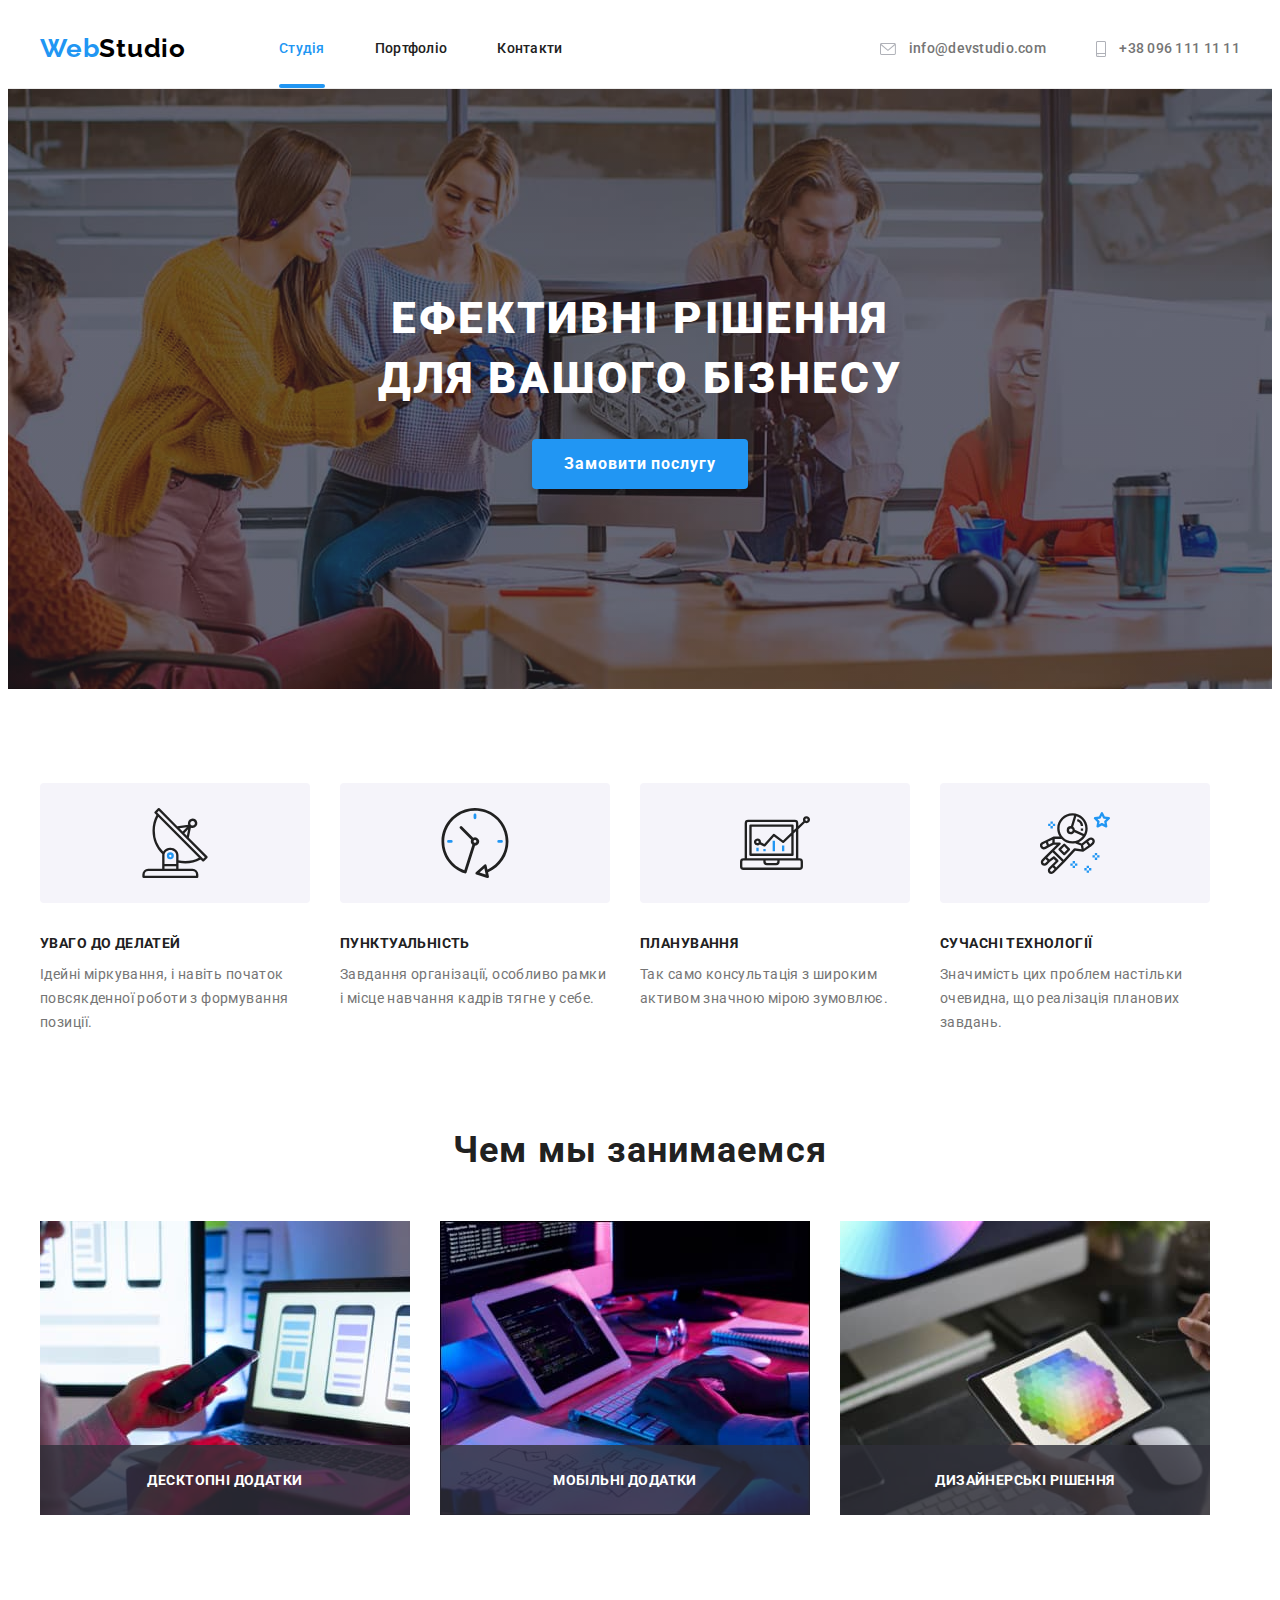
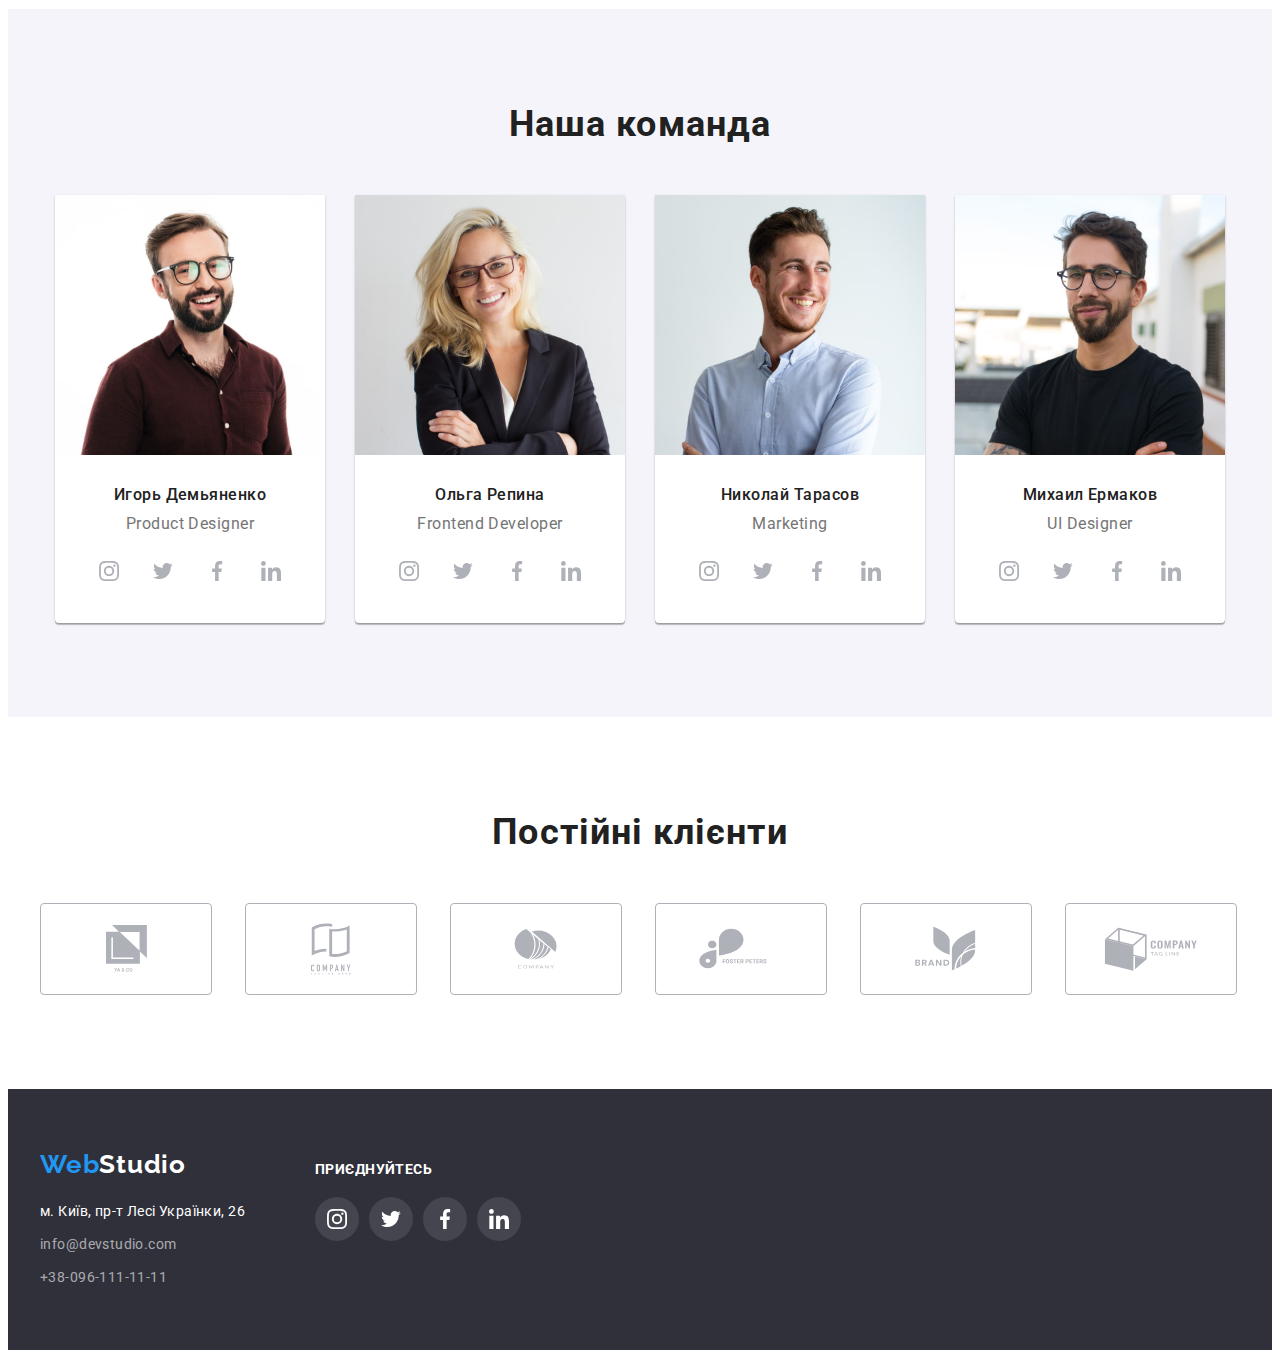
<file: index.html>
<!DOCTYPE html>
<html lang="ru">

<head>
    <meta charset="UTF-8">
    <meta http-equiv="X-UA-Compatible" content="IE=edge">
    <meta name="viewport" content="width=device-width, initial-scale=1.0">
    <link rel="preconnect" href="https://fonts.googleapis.com">
    <link rel="preconnect" href="https://fonts.gstatic.com" crossorigin>
    <link
        href="https://fonts.googleapis.com/css2?family=Raleway:wght@700&family=Roboto:wght@400;500;700;900&display=swap"
        rel="stylesheet">
    <link rel="stylesheet" href="https://cdnjs.cloudflare.com/ajax/libs/modern-normalize/1.1.0/modern-normalize.min.css"
        integrity="sha512-wpPYUAdjBVSE4KJnH1VR1HeZfpl1ub8YT/NKx4PuQ5NmX2tKuGu6U/JRp5y+Y8XG2tV+wKQpNHVUX03MfMFn9Q=="
        crossorigin="anonymous" referrerpolicy="no-referrer" />
    <link rel="stylesheet" href="./css/style.css">
    <title>Студия</title>
</head>

<body>
    <header class="line">
        <div class="container addres-nav">
            <nav class="main-nav">
                <a class="main-logo" href="/">
                    <span class="web-blue">Web</span><span class="logo-black">Studio</span>
                </a>
                <ul class="head-list">
                    <li class="item">
                        <a class="link current" href="index.html">Студія</a>
                    </li>
                    <li class="item">
                        <a class="link" href="portfolio.html">Портфоліо

                        </a>
                    </li>
                    <li class="item">
                        <a class="link" href="">Контакти

                        </a>
                    </li>
                </ul>
            </nav>
            <ul class="head-info">
                <li class="head-item">
                    <a class="info mail" href="mailto:info@devstudio.com">
                        <svg class="icon-mail" width="16" height="12">
                            <use href="./img/symbol-defs.svg#icon-envelope"></use>
                        </svg>
                        info@devstudio.com

                    </a>
                </li>
                <li class="head-item">
                    <a class="info tel" href="tel:+380961111111">
                        <svg class="icon-tel" width="10" height="16">
                            <use href="./img/symbol-defs.svg#icon-smartphone"></use>
                        </svg>
                        +38 096 111 11 11
                    </a>
                </li>
            </ul>
        </div>
    </header>
    <main class="main-content">
        <section class="hero">

            <div class="container">
                <h1>Ефективні рішення<br> для вашого бізнесу</h1>
                <button data-modal-open class="button" type="button">Замовити послугу</button>

                <div class="backdrop is-hidden" data-modal>
                    <div class="modal">
                        <button class="close" data-modal-close>
                            <svg class="icon-close" width="18" height="18">
                                <use href="./img/symbol-defs.svg#icon-close-black">

                                </use>
                            </svg>
                        </button>
                    </div>
                </div>
            </div>

        </section>

        <section class="solid">
            <div class="container">
                <h2 class="hide">Наши преимущества</h2>
                <ul class="about">
                    <li class="about-us">
                        <div class="thumb">
                            <svg class="icon-bfn">
                                <use href="./img/symbol-defs.svg#icon-antenna">

                                </use>
                            </svg>
                        </div>
                        <h3 class="benefits">Уваго до делатей</h3>
                        <p class="text">Ідейні міркування, і навіть
                            початок повсякденної роботи з формування позиції.
                        </p>
                    </li>
                    <li class="about-us">
                        <div class="thumb">
                            <svg class="icon-bfn">
                                <use href="./img/symbol-defs.svg#icon-clock">

                                </use>
                            </svg>
                        </div>
                        <h3 class="benefits">Пунктуальність</h3>
                        <p class="text">
                            Завдання організації, особливо рамки і
                            місце навчання кадрів тягне у себе.
                        </p>
                    </li>
                    <li class="about-us">
                        <div class="thumb">
                            <svg class="icon-bfn">
                                <use href="./img/symbol-defs.svg#icon-diagram">

                                </use>
                            </svg>
                        </div>
                        <h3 class="benefits">Планування</h3>
                        <p class="text">Так само консультація з широким
                            активом значною мірою зумовлює.
                        </p>
                    </li>
                    <li class="about-us">
                        <div class="thumb">
                            <svg class="icon-bfn">
                                <use href="./img/symbol-defs.svg#icon-astronaut">

                                </use>
                            </svg>
                        </div>
                        <h3 class="benefits">Сучасні технології</h3>
                        <p class="text">Значимість цих проблем настільки очевидна,
                            що реалізація планових завдань.
                        </p>
                    </li>
                </ul>
            </div>
        </section>


        <section class="affair">
            <div class="container">
                <h2 class="team-head">
                    Чем мы занимаемся
                </h2>
                <div class="corect">
                    <ul class="picture">
                        <li class="photo">

                            <img class="triple-picture" src="./img/box-2-min.jpg" alt="Примеры работ" width="370">
                            <div class="overlay">
                                <p class="over-text">Десктопні додатки </p>
                            </div>
                        </li>
                        <li class="photo">

                            <img class="triple-picture" src="./img/box-1-min.jpg" alt="Примеры работ" width="370">
                            <div class="overlay">
                                <p class="over-text">Мобільні додатки</p>
                            </div>
                        </li>
                        <li class="photo">

                            <img class="triple-picture" src="./img/box-3-min.jpg" alt="Примеры работ" width="370">
                            <div class="overlay">
                                <p class="over-text">Дизайнерські рішення</p>
                            </div>
                        </li>
                    </ul>
                </div>
            </div>
        </section>


        <section class="our-team">
            <div class="container guy">
                <h2 class="team-head">Наша команда</h2>
                <ul class="team">
                    <li class="info">
                        <img src="./img/first-guy.jpg" alt="Игорь Демьяненко" width="270" class="our-think">
                        <div class="team-between">
                            <h3 class="names">Игорь Демьяненко</h3>
                            <p class="post">Product Designer</p>
                            <div class="just-cont">
                                <ul class="icon-flex-mess">
                                    <li class="icon-team">
                                        <a href="" class="icon-mess">
                                            <svg class="icon-item" width="20" height="20">
                                                <use href="./img/symbol-defs.svg#icon-instagram"></use>
                                            </svg>

                                        </a>
                                    </li>
                                    <li class="icon-team">
                                        <a href="" class="icon-mess">
                                            <svg class="icon-item" width="20" height="20">
                                                <use href="./img/symbol-defs.svg#icon-twitter"></use>
                                            </svg>
                                        </a>
                                    </li>
                                    <li class="icon-team">
                                        <a href="" class="icon-mess">
                                            <svg class="icon-item" width="20" height="20">
                                                <use href="./img/symbol-defs.svg#icon-facebook"></use>
                                            </svg>
                                        </a>
                                    </li>
                                    <li class="icon-team">
                                        <a href="" class="icon-mess">
                                            <svg class="icon-item" width="20" height="20">
                                                <use href="./img/symbol-defs.svg#icon-linkedin"></use>
                                            </svg>
                                        </a>
                                    </li>
                                </ul>
                            </div>
                        </div>
                    </li>
                    <li class="info">
                        <img src="./img/girl.jpg" alt="Ольга Репина" width="270" class="our-think">
                        <div class="team-between">
                            <h3 class="names">Ольга Репина</h3>
                            <p class="post">Frontend Developer</p>
                            <div class="just-cont">
                                <ul class="icon-flex-mess">
                                    <li class="icon-team">
                                        <a href="" class="icon-mess">
                                            <svg class="icon-item" width="20" height="20">
                                                <use href="./img/symbol-defs.svg#icon-instagram"></use>
                                            </svg>
                                        </a>
                                    </li>
                                    <li class="icon-team">
                                        <a href="" class="icon-mess">
                                            <svg class="icon-item" width="20" height="20">
                                                <use href="./img/symbol-defs.svg#icon-twitter"></use>
                                            </svg>
                                        </a>
                                    </li>
                                    <li class="icon-team">
                                        <a href="" class="icon-mess">
                                            <svg class="icon-item" width="20" height="20">
                                                <use href="./img/symbol-defs.svg#icon-facebook"></use>
                                            </svg>
                                        </a>
                                    </li>
                                    <li class="icon-team">
                                        <a href="" class="icon-mess">
                                            <svg class="icon-item" width="20" height="20">
                                                <use href="./img/symbol-defs.svg#icon-linkedin"></use>
                                            </svg>
                                        </a>
                                    </li>
                                </ul>
                            </div>
                        </div>
                    </li>
                    <li class="info">
                        <img src="./img/second-guy.jpg" alt="Николай Тарасов" width="270" class="our-think">
                        <div class="team-between">
                            <h3 class="names">Николай Тарасов</h3>
                            <p class="post">Marketing</p>
                            <div class="just-cont">
                                <ul class="icon-flex-mess">
                                    <li class="icon-team">
                                        <a href="" class="icon-mess">
                                            <svg class="icon-item" width="20" height="20">
                                                <use href="./img/symbol-defs.svg#icon-instagram"></use>
                                            </svg>
                                        </a>
                                    </li>
                                    <li class="icon-team">
                                        <a href="" class="icon-mess">
                                            <svg class="icon-item" width="20" height="20">
                                                <use href="./img/symbol-defs.svg#icon-twitter"></use>
                                            </svg>
                                        </a>
                                    </li>
                                    <li class="icon-team">
                                        <a href="" class="icon-mess">
                                            <svg class="icon-item" width="20" height="20">
                                                <use href="./img/symbol-defs.svg#icon-facebook"></use>
                                            </svg>
                                        </a>
                                    </li>
                                    <li class="icon-team">
                                        <a href="" class="icon-mess">
                                            <svg class="icon-item" width="20" height="20">
                                                <use href="./img/symbol-defs.svg#icon-linkedin"></use>
                                            </svg>
                                        </a>
                                    </li>
                                </ul>
                            </div>
                        </div>
                    </li>
                    <li class="info">
                        <img src="./img/third-guy.jpg" alt="Михаил Ермаков" width="270" class="our-think">
                        <div class="team-between">
                            <h3 class="names">Михаил Ермаков</h3>
                            <p class="post">UI Designer</p>
                            <div class="just-cont">
                                <ul class="icon-flex-mess">
                                    <li class="icon-team">
                                        <a href="" class="icon-mess">
                                            <svg class="icon-item" width="20" height="20">
                                                <use href="./img/symbol-defs.svg#icon-instagram"></use>
                                            </svg>
                                        </a>
                                    </li>
                                    <li class="icon-team">
                                        <a href="" class="icon-mess">
                                            <svg class="icon-item" width="20" height="20">
                                                <use href="./img/symbol-defs.svg#icon-twitter"></use>
                                            </svg>
                                        </a>
                                    </li>
                                    <li class="icon-team">
                                        <a href="" class="icon-mess">
                                            <svg class="icon-item" width="20" height="20">
                                                <use href="./img/symbol-defs.svg#icon-facebook"></use>
                                            </svg>
                                        </a>
                                    </li>
                                    <li class="icon-team">
                                        <a href="" class="icon-mess">
                                            <svg class="icon-item" width="20" height="20">
                                                <use href="./img/symbol-defs.svg#icon-linkedin"></use>
                                            </svg>
                                        </a>
                                    </li>
                                </ul>
                            </div>
                        </div>
                    </li>
                </ul>
            </div>
        </section>
        <section class="our-clients">
            <div class="container">
                <h2 class="clients">Постійні клієнти</h2>
                <ul class="icon-flex">

                    <li class="icon-area">
                        <a href="" class="icon-link">
                            <svg class="icon-company" width="41" height="47">
                                <use href="./img/symbol-defs.svg#icon-group"></use>
                            </svg>
                        </a>
                    </li>
                    <li class="icon-area">
                        <a href="" class="icon-link">
                            <svg class="icon-company" width="40" height="52">
                                <use href="./img/symbol-defs.svg#icon-tagline"></use>
                            </svg>
                        </a>
                    </li>
                    <li class="icon-area">
                        <a href="" class="icon-link">
                            <svg class="icon-company" width="43" height="41">
                                <use href="./img/symbol-defs.svg#icon-company"></use>
                            </svg>
                        </a>
                    </li>
                    <li class="icon-area">
                        <a href="" class="icon-link">
                            <svg class="icon-company" width="84" height="41">
                                <use href="./img/symbol-defs.svg#icon-foster-peters"></use>
                            </svg>
                        </a>
                    </li>
                    <li class="icon-area">
                        <a href="" class="icon-link">
                            <svg class="icon-company" width="63" height="45">
                                <use href="./img/symbol-defs.svg#icon-brand"></use>
                            </svg>
                        </a>
                    </li>
                    <li class="icon-area">
                        <a href="" class="icon-link">
                            <svg class="icon-company" width="94" height="44">
                                <use href="./img/symbol-defs.svg#icon-tag-line"></use>
                            </svg>
                        </a>
                    </li>
                </ul>
            </div>
        </section>
    </main>
    <footer class="footer">
        <div class="container">
            <div class="footering">
                <div class="footer-corect">
                    <a class="main-logo" href="/">
                        <span class="web-blue">Web</span><span class="logo-white">Studio</span>
                    </a>
                    <address class="foot">
                        <p class="street">м. Київ, пр-т Лесі Українки, 26</p>
                        <ul>
                            <li class="foot-link"><a class="foot-info"
                                    href="mailto:info@devstudio.com">info@devstudio.com</a></li>
                            <li class="foot-link"><a class="foot-info" href="tel:+380961111111">+38-096-111-11-11</a>
                            </li>
                        </ul>
                    </address>
                </div>
                <div class="connect">
                    <h2 class="foot-h">приєднуйтесь</h2>
                    <ul class="icon-list">

                        <li class="icon-foot-between">
                            <a href="" class="icon-foot">
                                <svg class="icon-think" width="20" height="20">
                                    <use href="./img/symbol-defs.svg#icon-instagram"></use>
                                </svg>
                            </a>
                        </li>
                        <li class="icon-foot-between">
                            <a href="" class="icon-foot">
                                <svg class="icon-think" width="20" height="20">
                                    <use href="./img/symbol-defs.svg#icon-twitter"></use>
                                </svg>
                            </a>
                        </li>
                        <li class="icon-foot-between">
                            <a href="" class="icon-foot">
                                <svg class="icon-think" width="20" height="20">
                                    <use href="./img/symbol-defs.svg#icon-facebook"></use>
                                </svg>
                            </a>
                        </li>
                        <li class="icon-foot-between">
                            <a href="" class="icon-foot">
                                <svg class="icon-think" width="20" height="20">
                                    <use href="./img/symbol-defs.svg#icon-linkedin"></use>
                                </svg>
                            </a>
                        </li>
                    </ul>
                </div>
            </div>
        </div>
    </footer>
    <script src="./js/modal.js"></script>
</body>

</html>
</file>
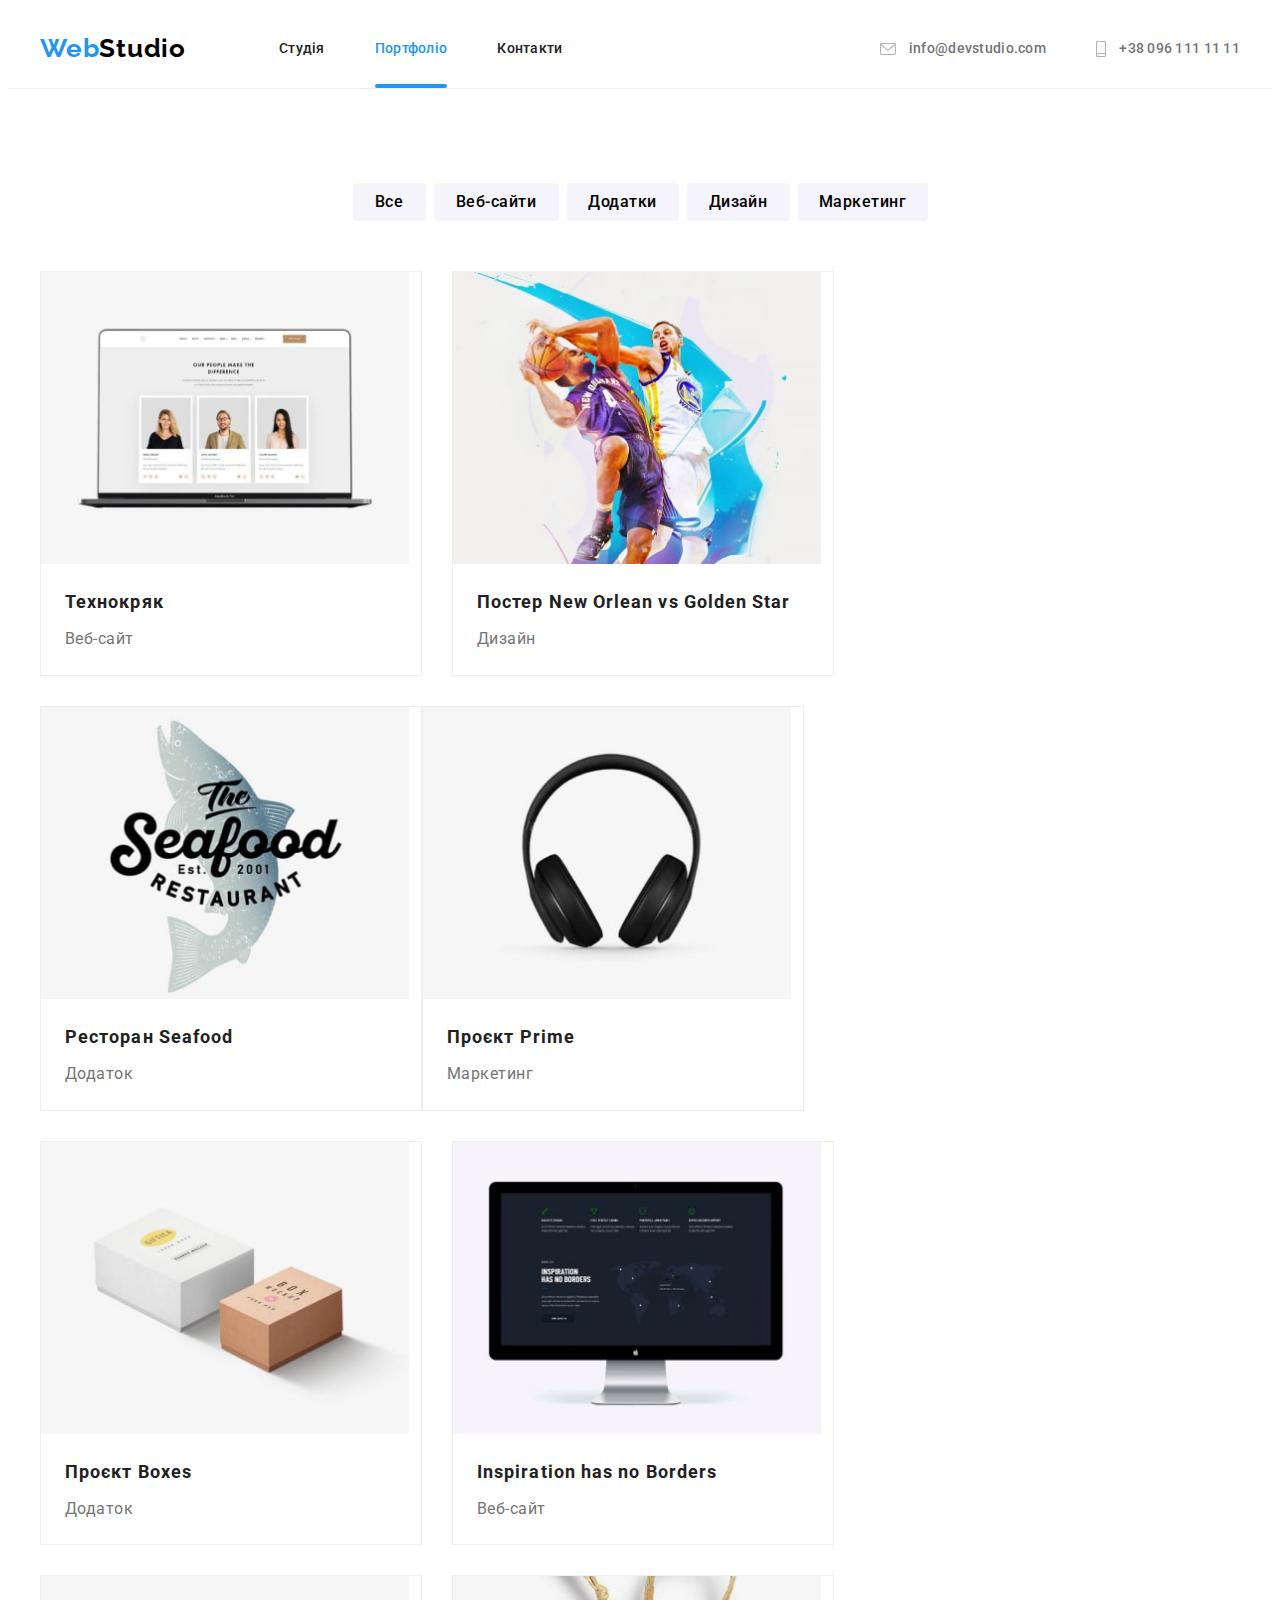
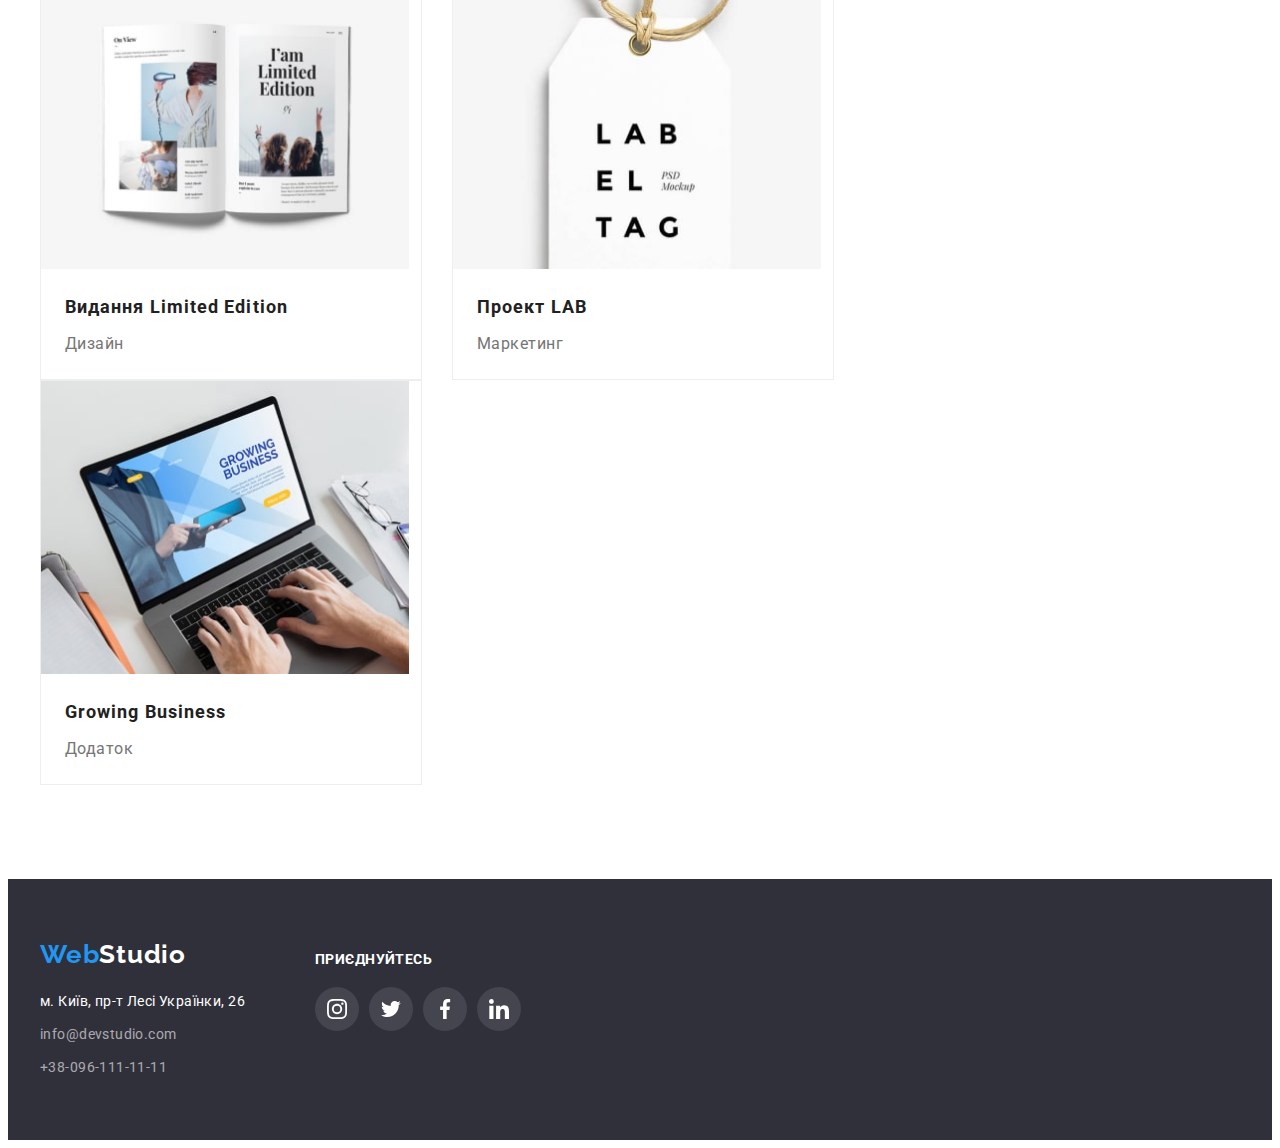
<file: portfolio.html>
<!DOCTYPE html>
<html lang="en">

<head>
    <meta charset="UTF-8">
    <meta http-equiv="X-UA-Compatible" content="IE=edge">
    <meta name="viewport" content="width=device-width, initial-scale=1.0">

    <link rel="preconnect" href="https://fonts.googleapis.com">
    <link rel="preconnect" href="https://fonts.gstatic.com" crossorigin>
    <link
        href="https://fonts.googleapis.com/css2?family=Raleway:wght@700&family=Roboto:wght@400;500;700;900&display=swap"
        rel="stylesheet">

    <link rel="stylesheet" href="https://cdnjs.cloudflare.com/ajax/libs/modern-normalize/1.1.0/modern-normalize.min.css"
        integrity="sha512-wpPYUAdjBVSE4KJnH1VR1HeZfpl1ub8YT/NKx4PuQ5NmX2tKuGu6U/JRp5y+Y8XG2tV+wKQpNHVUX03MfMFn9Q=="
        crossorigin="anonymous" referrerpolicy="no-referrer" />

    <title>Портфолио</title>
    <link rel="stylesheet" href="./css/style.css">
</head>

<body>
    <header class="line">
        <div class="container addres-nav">
            <nav class="main-nav">
                <a class="main-logo" href="/">
                    <span class="web-blue">Web</span><span class="logo-black">Studio</span>
                </a>
                <ul class="head-list">
                    <li class="item"><a class="link" href="index.html">Студія</a></li>
                    <li class="item"><a class="link current" href="portfolio.html">Портфоліо</a></li>
                    <li class="item"><a class="link" href="">Контакти</a></li>
                </ul>
            </nav>
            <ul class="head-info">
                <li class="head-item">
                    <a class="info mail" href="mailto:info@devstudio.com">
                        <svg class="icon-mail" width="16" height="12">
                            <use href="./img/symbol-defs.svg#icon-envelope"></use>
                        </svg>
                        info@devstudio.com
                    </a>
                </li>
                <li class="head-item">
                    <a class="info tel" href="tel:+380961111111">
                        <svg class="icon-tel" width="10" height="16">
                            <use href="./img/symbol-defs.svg#icon-smartphone"></use>
                        </svg>
                        +38 096 111 11 11
                    </a>
                </li>
            </ul>
        </div>
    </header>

    <main>

        <section class="midle">
            <div class="container">
                <ul class="button-port">
                    <li class="btn"><button class="first" type="button"> Все </button></li>
                    <li class="btn"><button class="sec" type="button"> Веб-сайти</button></li>
                    <li class="btn"><button class="thirh" type="button"> Додатки </button></li>
                    <li class="btn"><button class="fourth" type="button"> Дизайн </button></li>
                    <li class="btn"><button class="fifth " type="button"> Mаркетинг</button></li>
                </ul>

                <ul class="pick">
                    <li class="between-photo">
                        <a href="" class="mama">
                            <div class="animation">
                                <img src="./img/port-img-1-min.jpg" width="368" alt="Постер" class="img-shadow">
                                <div class="overlay-photo">
                                    <p class="overlay-photo-text">Ресурс пропонує комплексні пропозиції з різним
                                        рівнем функціоналу та сервісів.
                                        Все це дозволить відвідувачу отримати
                                        вичерпні відомості про компанію чи приватну особу.</p>
                                </div>
                            </div>
                            <div class="menu-cont">
                                <h2 class="photo-name">Технокряк</h2>
                                <p class="text-name">Веб-сайт</p>
                            </div>
                        </a>
                    </li>
                    <li class="between-photo">
                        <a href="" class="mama">
                            <div class="animation">
                                <img src="./img/port-img-2-min.jpg" width="368" alt="Постер" class="img-shadow">
                                <div class="overlay-photo">
                                    <p class="overlay-photo-text">Ресурс пропонує комплексні пропозиції з різним
                                        рівнем функціоналу та сервісів.
                                        Все це дозволить відвідувачу отримати
                                        вичерпні відомості про компанію чи приватну особу.</p>
                                </div>
                            </div>
                            <div class="menu-cont">
                                <h2 class="photo-name">Постер New Orlean vs Golden Star</h2>
                                <p class="text-name">Дизайн</p>
                            </div>
                        </a>
                    </li>
                    <li class="between-photo">
                        <a href="" class="mama">
                            <div class="animation">
                                <img src="./img/port-img-3-min.jpg" width="368" alt="Ресторан сифуд" class="img-shadow">
                                <div class="overlay-photo">
                                    <p class="overlay-photo-text">Ресурс пропонує комплексні пропозиції з різним
                                        рівнем функціоналу та сервісів.
                                        Все це дозволить відвідувачу отримати
                                        вичерпні відомості про компанію чи приватну особу.</p>
                                </div>
                            </div>
                            <div class="menu-cont">
                                <h2 class="photo-name">Ресторан Seafood</h2>
                                <p class="text-name">Додаток</p>
                            </div>
                        </a>
                    </li>
                    <li class="between-photo">
                        <a href="" class="mama">
                            <div class="animation">
                                <img src="./img/port-img-4-min.jpg" width="368" alt="Проєкт прайм" class="img-shadow">
                                <div class="overlay-photo">
                                    <p class="overlay-photo-text">Ресурс пропонує комплексні пропозиції з різним
                                        рівнем функціоналу та сервісів.
                                        Все це дозволить відвідувачу отримати
                                        вичерпні відомості про компанію чи приватну особу.</p>
                                </div>
                            </div>
                            <div class="menu-cont">
                                <h2 class="photo-name">Проєкт Prime</h2>
                                <p class="text-name">Маркетинг</p>
                            </div>
                        </a>
                    </li>
                    <li class="between-photo">
                        <a href="" class="mama">
                            <div class="animation">
                                <img src="./img/port-img-5-min.jpg" width="368" alt="Проєкт бокс" class="img-shadow">
                                <div class="overlay-photo">
                                    <p class="overlay-photo-text">Ресурс пропонує комплексні пропозиції з різним
                                        рівнем функціоналу та сервісів.
                                        Все це дозволить відвідувачу отримати
                                        вичерпні відомості про компанію чи приватну особу.</p>
                                </div>
                            </div>
                            <div class="menu-cont">
                                <h2 class="photo-name">Проєкт Boxes</h2>
                                <p class="text-name">Додаток</p>
                            </div>
                        </a>
                    </li>
                    <li class="between-photo">
                        <a href="" class="mama">
                            <div class="animation">
                                <img src="./img/port-img-6-min.jpg" width="368" alt="Вдохновение не имеет границ"
                                    class="img-shadow">
                                <div class="overlay-photo">
                                    <p class="overlay-photo-text">Ресурс пропонує комплексні пропозиції з різним
                                        рівнем функціоналу та сервісів.
                                        Все це дозволить відвідувачу отримати
                                        вичерпні відомості про компанію чи приватну особу.</p>
                                </div>
                            </div>
                            <div class="menu-cont">
                                <h2 class="photo-name">Inspiration has no Borders</h2>
                                <p class="text-name">Веб-сайт</p>
                            </div>
                        </a>
                    </li>
                    <li class="between-photo">
                        <a href=""  class="mama">
                            <div class="animation">
                                <img src="./img/port-img-7-min.jpg" width="368" alt="Видання лимитед едишн"
                                    class="img-shadow">
                                <div class="overlay-photo">
                                    <p class="overlay-photo-text">Ресурс пропонує комплексні пропозиції з різним
                                        рівнем функціоналу та сервісів.
                                        Все це дозволить відвідувачу отримати
                                        вичерпні відомості про компанію чи приватну особу.</p>
                                </div>
                            </div>
                            <div class="menu-cont">
                                <h2 class="photo-name">Видання Limited Edition</h2>
                                <p class="text-name">Дизайн</p>
                            </div>
                        </a>
                    </li>
                    <li class="between-photo">
                        <a href="" class="mama">
                            <div class="animation">
                                <img src="./img/port-img-8-min.jpg" width="368" alt="Проект лаб" class="img-shadow">
                                <div class="overlay-photo">
                                    <p class="overlay-photo-text">Ресурс пропонує комплексні пропозиції з різним
                                        рівнем функціоналу та сервісів.
                                        Все це дозволить відвідувачу отримати
                                        вичерпні відомості про компанію чи приватну особу.</p>
                                </div>
                            </div>
                            <div class="menu-cont">
                                <h2 class="photo-name">Проект LAB</h2>
                                <p class="text-name">Маркетинг</p>
                            </div>
                        </a>
                    </li>
                    <li class="between-photo">
                        <a href="" class="mama">
                            <div class="animation">
                                <img src="./img/port-img-9-min.jpg" width="368" alt="гроув биз" class="img-shadow">
                                <div class="overlay-photo">
                                    <p class="overlay-photo-text">Ресурс пропонує комплексні пропозиції з різним
                                        рівнем функціоналу та сервісів.
                                        Все це дозволить відвідувачу отримати
                                        вичерпні відомості про компанію чи приватну особу.</p>
                                </div>
                            </div>
                            <div class="menu-cont">
                                <h2 class="photo-name">Growing Business</h2>
                                <p class="text-name">Додаток</p>
                            </div>
                        </a>
                    </li>
                </ul>
            </div>
        </section>
    </main>

    <footer class="footer">
        <div class="container">
            <div class="footering">
                <div class="footer-corect">
                    <a class="main-logo" href="/">
                        <span class="web-blue">Web</span><span class="logo-white">Studio</span>
                    </a>
                    <address class="foot">
                        <p class="street">м. Київ, пр-т Лесі Українки, 26</p>
                        <ul>
                            <li class="foot-link"><a class="foot-info"
                                    href="mailto:info@devstudio.com">info@devstudio.com</a></li>
                            <li class="foot-link"><a class="foot-info" href="tel:+380961111111">+38-096-111-11-11</a>
                            </li>
                        </ul>
                    </address>

                </div>
                <div class="connect">
                    <div>
                        <h2 class="foot-h">приєднуйтесь</h2>
                    </div>
                    <ul class="icon-list">
                        <li class="icon-foot-between">
                            <a href="" class="icon-foot">
                                <svg class="icon-think" width="20" height="20">
                                    <use href="./img/symbol-defs.svg#icon-instagram"></use>
                                </svg>
                            </a>
                        </li>
                        <li class="icon-foot-between">
                            <a href="" class="icon-foot">
                                <svg class="icon-think" width="20" height="20">
                                    <use href="./img/symbol-defs.svg#icon-twitter"></use>
                                </svg>
                            </a>
                        </li>
                        <li class="icon-foot-between">
                            <a href="" class="icon-foot">
                                <svg class="icon-think" width="20" height="20">
                                    <use href="./img/symbol-defs.svg#icon-facebook"></use>
                                </svg>
                            </a>
                        </li>
                        <li class="icon-foot-between">
                            <a href="" class="icon-foot">
                                <svg class="icon-think" width="20" height="20">
                                    <use href="./img/symbol-defs.svg#icon-linkedin"></use>
                                </svg>
                            </a>
                        </li>
                    </ul>
                </div>
            </div>
        </div>
    </footer>

</body>

</html>
</file>
<file: css/style.css>
body {
  color: var(--main-color-text);
  font-family: "Roboto", sans-serif;
}
:root {
  --logo-color-black: rgba(0, 0, 0, 1);
  --main-color-black: rgba(33, 33, 33, 1);
  --main-color-blue: rgba(33, 150, 243, 1);
  --main-color-white: rgba(255, 255, 255, 1);
  --main-color-text: rgba(117, 117, 117, 1);
  --hero-color: rgba(47, 48, 58, 1);
  --button-color-port: rgba(245, 244, 250, 1);
  --main-color-icon: rgba(175, 177, 184, 1);
}

ul {
  list-style: none;
  padding: 0;
  margin: 0;
}
h1,
h2,
h3,
h4,
h5,
h6 {
  margin: 0;
}
p {
  margin: 0;
}
.line {
  border-bottom: 1px solid #ececec;
  z-index: 1;
}

.container {
  width: 1200px;
  padding: 0px 15px;
  margin: 0 auto;
}

.addres-nav {
  display: flex;
  align-items: center;
}

.main-nav {
  display: flex;
  align-items: center;
}

.head-list {
  display: flex;
  margin-left: 93px;
}

.main-logo {
  text-decoration: none;
  font-family: "Raleway";
  font-weight: 700;
  font-size: 26px;
  line-height: 1.19;
  letter-spacing: 0.03em;
}
.web-blue {
  color: var(--main-color-blue);
}
.logo-black {
  color: var(--logo-color-black);
}

.head-list .link {
  display: block;

  padding: 30px 0;
  margin: 0;

  text-decoration: none;
  color: var(--main-color-black);
  font-weight: 500;
  font-size: 14px;
  line-height: 1.43;
  letter-spacing: 0.02em;

  transition: color 250ms cubic-bezier(0.4, 0, 0.2, 1);
}

.head-list .link.current {
  color: var(--main-color-blue);
  position: relative;
}

.link.current::after {
  content: "";
  position: absolute;
  left: 0;
  bottom: 0;
  display: block;
  width: 100%;
  height: 4px;

  border-radius: 2px;
  background-color: var(--main-color-blue);
}

.head-list .link:hover,
.head-list .link:focus {
  color: var(--main-color-blue);
}

.head-list .item + .item {
  margin-left: 50px;
}

.head-info .head-item:not(:first-child) {
  margin-left: 50px;
}
.head-info {
  display: flex;
  margin-left: auto;
}
.head-info .mail,
.head-info .tel {
  font-family: "Roboto";
  font-weight: 500;
  font-size: 14px;
  line-height: 1.43;
  letter-spacing: 0.02em;
  transition: color 250ms cubic-bezier(0.4, 0, 0.2, 1);
}
.icon-mail,
.icon-tel {
  vertical-align: middle;
  fill: var(--main-color-icon);
  transition: fill 250ms cubic-bezier(0.4, 0, 0.2, 1);
  margin-right: 10px;
}
.info.mail:hover .icon-mail,
.info.mail:focus .icon-mail,
.info.tel:hover .icon-tel,
.info.tel:focus .icon-tel,
.info.mail:hover,
.info.mail:focus,
.info.tel:hover,
.info.tel:focus {
  color: var(--main-color-blue);
  fill: var(--main-color-blue);
}
.head-item:focus .icon-tel,
.head-item:focus .icon-mail {
  fill: var(--main-color-blue);
}

.info {
  /* изза сслыки не наследует цвет из "body" */
  text-decoration: none;

  color: var(--main-color-text);
  background-color: var(--main-color-white);
}
.hero {
  max-width: 1600px;
  max-height: 600px;
  margin-left: auto;
  margin-right: auto;

  background-image: linear-gradient(
      to right,
      rgba(47, 48, 58, 0.4),
      rgba(47, 48, 58, 0.4)
    ),
    url(../img/team.jpg);

  background-size: cover;
  background-position: center;
  background-color: var(--hero-color);
  padding: 200px 0;

  z-index: 1;
}
.hero h1 {
  color: var(--main-color-white);

  font-weight: 900;
  font-size: 44px;
  line-height: 1.36;
  /* or 136% */
  text-align: center;
  letter-spacing: 0.06em;
  text-transform: uppercase;
}
.hero .button {
  border-color: transparent;
  display: block;
  padding: 0;
  height: 50px;
  width: 216px;
  margin-right: auto;
  margin-left: auto;
  margin-top: 30px;

  color: var(--main-color-white);
  background-color: var(--main-color-blue);

  box-shadow: 0px 4px 4px rgba(0, 0, 0, 0.15);
  border-radius: 4px;
  font-family: inherit;
  font-weight: 700;
  font-size: 16px;
  line-height: 1.88;
  /* identical to box height, or 188% */
  text-align: center;
  letter-spacing: 0.06em;

  transition: background-color 250ms cubic-bezier(0.4, 0, 0.2, 1);
}

.backdrop {
  position: fixed;
  z-index: 2;
  top: 0;
  left: 0;
  width: 100%;
  height: 100%;

  background-color: rgba(0, 0, 0, 0.2);

  opacity: 1;
  transition: opacity 250ms cubic-bezier(0.4, 0, 0.2, 1);
}

.backdrop.is-hidden {
  opacity: 0;
  pointer-events: none;
}

.backdrop.is-hidden .modal {
  transform: scale(0.9);

  transform: translate(-50%, -50%);
}

.modal {
  position: absolute;
  top: 50%;
  left: 50%;

  min-width: 530px;
  min-height: 580px;

  background-color: var(--main-color-white);
  background: #ffffff;
  box-shadow: 0px 1px 3px rgba(0, 0, 0, 0.12), 0px 1px 1px rgba(0, 0, 0, 0.14),
    0px 2px 1px rgba(0, 0, 0, 0.2);
  border-radius: 4px;

  transform: translate(-50%, -50%) scale(1);
  transition: transform 250ms cubic-bezier(0.4, 0, 0.2, 1);
}

.close {
  display: flex;
  justify-content: center;
  align-items: center;
  position: absolute;
  top: 0;
  right: 0;
  padding: 0;
  margin-top: 8px;
  margin-right: 8px;
  width: 30px;
  height: 30px;
  border-radius: 50%;

  cursor: pointer;
  background: #ffffff;
  border: 1px solid rgba(0, 0, 0, 0.1);
}

.button:focus {
  color: var(--main-color-white);
  background-color: var(--hero-color);;
}
.button:hover {
  cursor: pointer;
}

.hide {
  display: none;
}

.about {
  display: flex;
}

.about .about-us + .about-us {
  margin-left: 30px;
}
.about-us {
  max-width: 270px;
}
.thumb {
  display: flex;
  align-items: center;
  justify-content: center;

  height: 120px;
  margin-bottom: 30px;

  background: #f5f4fa;
  border-radius: 4px;
}

.icon-bfn {
  width: 70px;
  height: 70px;
}

.solid {
  padding-top: 94px;
}
.benefits {
  color: var(--main-color-black);
  font-weight: 700;
  font-size: 14px;
  line-height: 1.43;
  letter-spacing: 0.03em;
  text-transform: uppercase;
}
.text {
  margin-top: 10px;
  font-size: 14px;
  line-height: 1.71;
  letter-spacing: 0.03em;
}

.affair {
  padding-top: 94px;
  padding-bottom: 94px;
}

.corect {
  margin-top: 50px;
}

.picture {
  display: flex;
  z-index: -1;
}
.picture .photo + .photo {
  margin-left: 30px;
}

.triple-picture {
  display: block;
}

.photo {
  position: relative;
  z-index: 1;
}

.overlay {
  position: absolute;
  z-index: 1;
  left: 0;
  bottom: 0;

  width: 100%;
  height: 70px;

  background: rgba(47, 48, 58, 0.8);
}
.over-text {
  padding: 27px 0;

  font-weight: 700;
  font-size: 14px;
  line-height: 16px;
  text-align: center;
  letter-spacing: 0.03em;
  text-transform: uppercase;

  color: var(--main-color-white);
  opacity: 1;
}
.our-team {
  padding: 94px 0;
  background-color: var(--button-color-port);
}
.team-head {
  color: var(--main-color-black);

  font-weight: 700;
  font-size: 36px;
  line-height: 1.17;
  text-align: center;
  letter-spacing: 0.03em;
}
.team {
  display: flex;
  margin-top: 50px;
  justify-content: center;
}
.team .info + .info {
  margin-left: 30px;
}

.our-think {
  display: block;
}

.our-team .names {
  color: var(--main-color-black);
  font-weight: 500;
  font-size: 16px;
  line-height: 1.19;
  text-align: center;
  /* identical to box height */
  letter-spacing: 0.03em;
}
.our-team .post {
  font-size: 16px;
  line-height: 1.19;
  text-align: center;
  /* identical to box height */
  letter-spacing: 0.03em;
}
.our-team .info {
  box-shadow: 0px 1px 3px rgba(0, 0, 0, 0.12), 0px 1px 1px rgba(0, 0, 0, 0.14),
    0px 2px 1px rgba(0, 0, 0, 0.2);
  border-radius: 0px 0px 4px 4px;
}

.names {
  margin-bottom: 10px;
}

.team-between {
  padding: 30px 0;
}
.icon-flex-mess {
  margin-top: 16px;
  display: flex;
}
.just-cont {
  width: 206px;
  margin-left: auto;
  margin-right: auto;
}
.icon-team {
  display: flex;
  align-items: center;
  justify-content: center;
}
.icon-flex-mess .icon-team + .icon-team {
  margin-left: 10px;
}
.icon-mess {
  display: flex;
  align-items: center;
  justify-content: center;

  width: 44px;
  height: 44px;

  border-radius: 50%;
  transition: background-color 250ms cubic-bezier(0.4, 0, 0.2, 1);
}

.icon-item {
  fill: var(--main-color-icon);
  transition: fill 250ms cubic-bezier(0.4, 0, 0.2, 1);
}

.icon-mess:hover,
.icon-mess:focus {
  background-color: var(--main-color-blue);
}
.icon-mess:hover .icon-item,
.icon-mess:focus .icon-item {
  fill: var(--main-color-white);
}
.midle {
  padding-top: 94px;
  padding-bottom: 94px;
}

.our-clients {
  padding: 94px 0;
}

.clients {
  margin-bottom: 50px;

  color: var(--main-color-black);
  font-weight: 700;
  font-size: 36px;
  line-height: 42px;
  text-align: center;
  letter-spacing: 0.03em;
}

.icon-flex {
  display: flex;
}

.icon-flex .icon-area + .icon-area {
  margin-left: 30px;
}

.icon-area {
  display: flex;
  width: calc((100% - 150px) / 6);
  height: 92px;
}
.icon-company {
  fill: var(--main-color-icon);
  transition: fill 250ms cubic-bezier(0.4, 0, 0.2, 1);
}

.icon-link:hover .icon-company,
.icon-link:focus .icon-company {
  fill: var(--main-color-blue);
}
.icon-link:hover,
.icon-link:focus {
  border: 1px solid var(--main-color-blue);
}

.icon-link {
  width: 170px;
  display: flex;
  align-items: center;
  justify-content: center;

  border: 1px solid #afb1b8;
  border-radius: 4px;
  transition: border 250ms cubic-bezier(0.4, 0, 0.2, 1);
}

.button-port {
  display: flex;
  justify-content: center;
}
.button-port .btn:not(:first-child) {
  margin-left: 8px;
}

.button-port button {
  height: 38px;
  border-radius: 4px;
  border: 0;

  background-color: var(--button-color-port);

  font-family: inherit;
  font-weight: 500;
  font-size: 16px;
  line-height: 1.62;
  text-align: center;
  letter-spacing: 0.03em;

  transition: color 250ms cubic-bezier(0.4, 0, 0.2, 1);
  transition: box-shadow 250ms cubic-bezier(0.4, 0, 0.2, 1);
}

.button-port button:hover,
.button-port button:focus {
  background-color: var(--main-color-blue);
  transition: background-color 250ms cubic-bezier(0.4, 0, 0.2, 1);
  color: var(--main-color-white);
  box-shadow: 0px 3px 1px rgba(0, 0, 0, 0.1), 0px 1px 2px rgba(0, 0, 0, 0.08),
    0px 2px 2px rgba(0, 0, 0, 0.12);
  border-radius: 4px;
  cursor: pointer;
}
.first {
  width: 73px;
}
.sec {
  width: 125px;
}
.thirh {
  width: 112px;
}
.fourth {
  width: 103px;
}
.fifth {
  width: 130px;
}

.pick {
  display: flex;
  flex-wrap: wrap;

  margin-top: 50px;
}

.pick .between-photo {
  width: calc((100% - 60px) / 3);
  margin-right: 30px;
  margin-bottom: 30px;
  border: 1px solid #eeeeee;

  transition: box-shadow 250ms cubic-bezier(0.4, 0, 0.2, 1);
}

.pick .between-photo:nth-child(3n) {
  margin-right: 0px;
}

.pick .between-photo:nth-last-child(-n + 3) {
  margin-bottom: 0px;
}

.img-shadow {
  display: block;
  position: relative;
  overflow: hidden;
}

.animation {
  position: relative;
  overflow: hidden;
}

.overlay-photo {
  position: absolute;
  width: 100%;
  height: 100%;
  left: 0;
  bottom: 0;
  background-color: rgba(33, 150, 243, 0.9);
  transform: translateY(101%);
  transition: transform 250ms cubic-bezier(0.4, 0, 0.2, 1);
}

.mama:hover .overlay-photo,  
.mama:focus .overlay-photo {
  transform: translateY(0);
}

.overlay-photo-text {
  padding: 63px 24px;
  text-align: start;

  font-size: 18px;
  line-height: 1.56;
  /* or 156% */

  letter-spacing: 0.03em;

  color: #ffffff;
}

.menu-cont {
  padding: 20px 24px;
  overflow: hidden;
}

.pick a {
  text-decoration: none;
}
.pick .photo-name {
  color: var(--main-color-black);
  font-weight: 700;
  font-size: 18px;
  line-height: 2;
  letter-spacing: 0.06em;
}
.pick .text-name {
  padding-top: 4px;

  color: var(--main-color-text);

  font-size: 16px;
  line-height: 1.9;
  letter-spacing: 0.03em;
}

.between-photo:hover,
.between-photo:focus {
  box-shadow: 0px 1px 3px rgba(0, 0, 0, 0.12), 0px 1px 1px rgba(0, 0, 0, 0.14),
    0px 2px 1px rgba(0, 0, 0, 0.2);
}

.footer-port {
  margin-top: 94px;
}

.footer {
  padding: 60px 0;

  background-color: var(--hero-color);
}

.logo-white {
  color: var(--main-color-white);
}
.footer-link {
  text-decoration: none;
}
.foot {
  font-style: normal;
  margin-right: 70px;
}
.street {
  margin-top: 20px;

  color: var(--main-color-white);

  font-size: 14px;
  line-height: 1.71;
  letter-spacing: 0.03em;
}

.foot-link {
  margin-top: 9px;
}

.foot-info {
  text-decoration: none;
  font-size: 14px;
  line-height: 1.71;
  letter-spacing: 0.03em;

  color: rgba(255, 255, 255, 0.6);
  transition: color 250ms cubic-bezier(0.4, 0, 0.2, 1);
}
.foot-info:focus,
.foot-info:hover {
  color: var(--main-color-blue);
}

.footering {
  display: flex;
}

.connect {
  display: flex;
  flex-direction: column;

  padding-top: 12px;
  padding-bottom: 40px;
}

.foot-h {
  font-weight: 700;
  font-size: 14px;
  line-height: 16px;
  letter-spacing: 0.03em;
  text-transform: uppercase;

  color: var(--main-color-white);
}
.icon-list {
  margin-top: 20px;
  display: flex;
}
.icon-list .icon-foot-between + .icon-foot-between {
  margin-left: 10px;
}
.icon-foot {
  display: flex;
  align-items: center;
  justify-content: center;

  width: 44px;
  height: 44px;
  border-radius: 50%;

  background-color: rgb(69, 69, 79);
  transition: background-color 250ms cubic-bezier(0.4, 0, 0.2, 1);
}

.icon-foot:hover,
.icon-foot:focus {
  background-color: var(--main-color-blue);
}

.icon-think {
  fill: var(--main-color-white);
}
</file>
